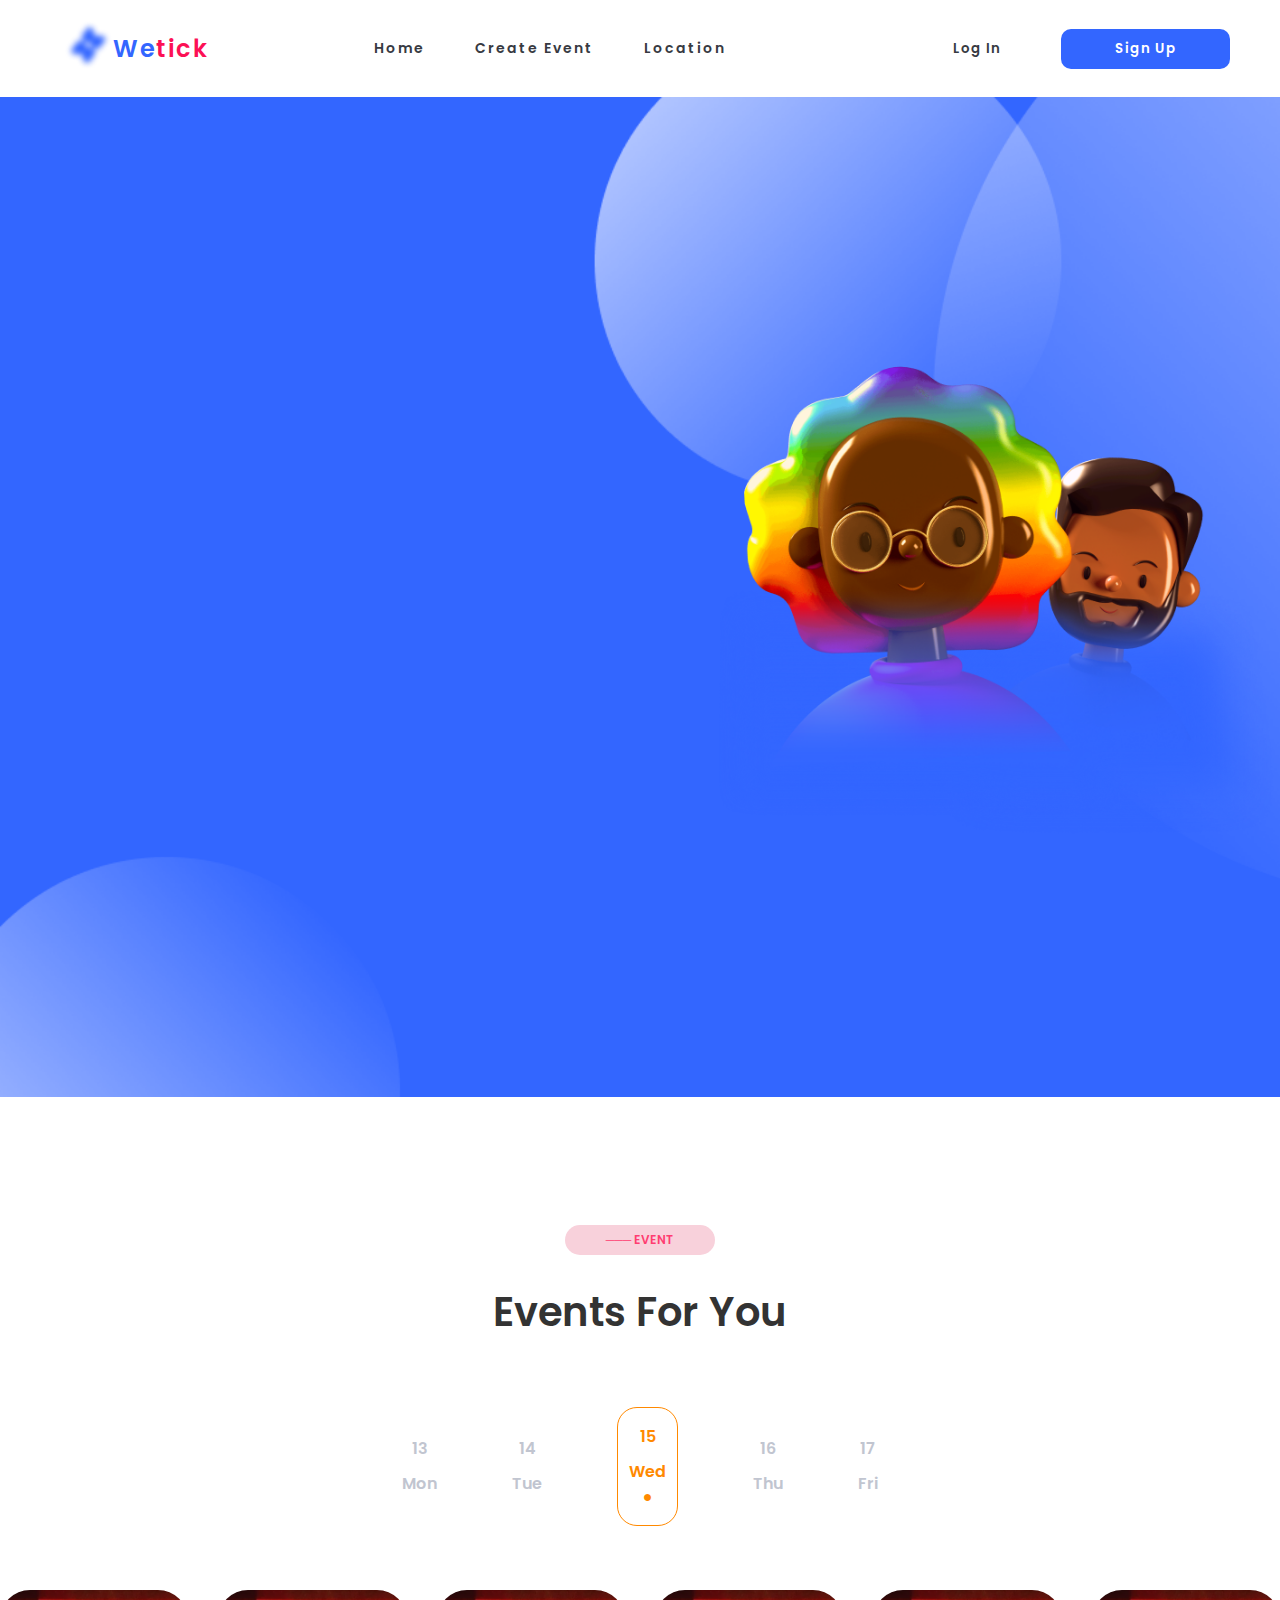
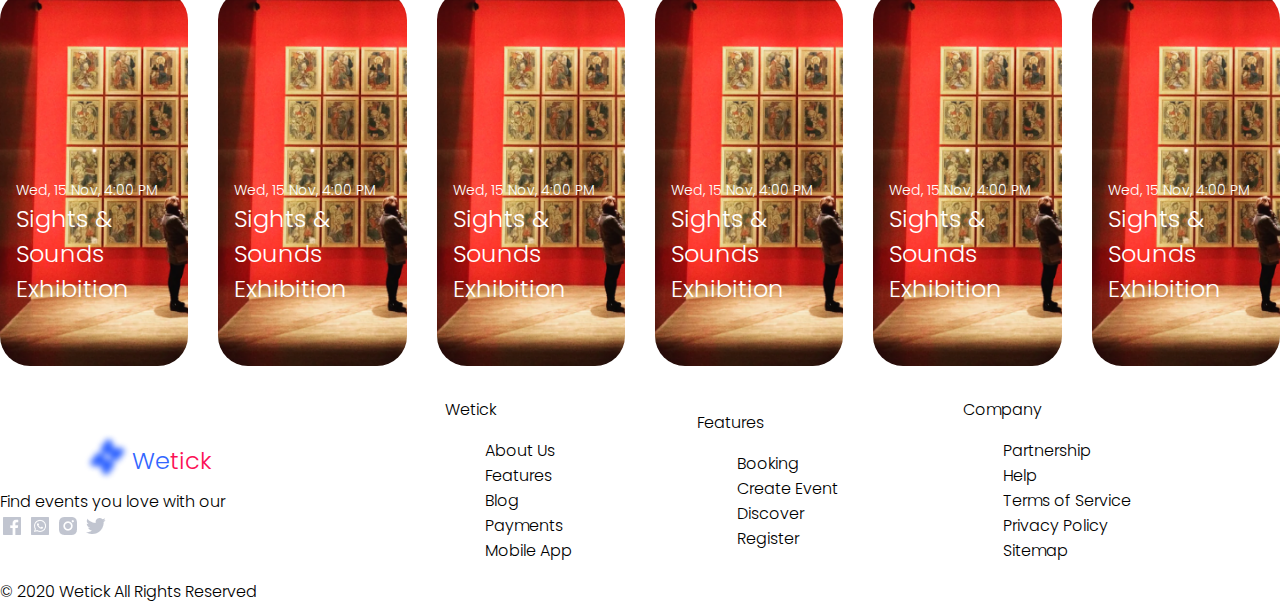
<file: index.html>
<!DOCTYPE html>
<html>
    <head>
        <title>Home</title>
        <link rel="stylesheet" href="./home/asset/css/style.css">
         <style>
            
         </style>
    </head>
    <body>
        <div class="layer1">
            <div class="logo">
                <span><img src="./home/asset/css/icon/Fill.png" alt="Fill" class="fill"></span>
                <span class="we">We</span>
                <span class="tick">tick</span>
            </div>
            <div class="nav">
                <div>
                    <div class="nav-home">Home</div>
                </div>
                <div>Create Event</div>
                <div>Location</div>
            </div>
            <div class="all-button">
                <button type="button" class="button1">Log In</button>
                <button type="button" class="button2">Sign Up</button>
            </div>
        </div>
        <div class="layer2">
            <img src="./home/asset/css/image/Group.png" alt="Group" class="imagegroup">
        </div>
        <div class="layer3">
            <div class="event">
                <div class="event-button">
                    <button type="button" class="button3">───  EVENT</button>
                </div>
                <div class="event-text">
                    <h1 class="event-textchild">Events For You</h1>
                </div>
                <div class="date">
                    <div class="date-child">
                        <div class="date-grandc">13</div>
                        <div>Mon</div>
                    </div>
                    <div class="date-child">
                        <div class="date-grandc">14</div>
                        <div>Tue</div>
                    </div>
                    <div class="date-childsel">
                        <div class="date-grandc">15</div>
                        <div>Wed</div>
                        <div>&#9679</div>
                    </div>
                    <div class="date-child">
                        <div class="date-grandc">16</div>
                        <div>Thu</div>
                    </div>
                    <div class="date-child">
                        <div class="date-grandc">17</div>
                        <div>Fri</div>
                    </div>
                </div>
                <div class="layer3-child2">
                    <div class="event-imglist">
                        <div class="event-imgmot">
                            <img src="./home/asset/css/image/event-img1.png" alt="event-img1" class="event-img1">                      
                            <div class="event-imgdate">
                                <div class="date-list">Wed, 15 Nov, 4:00 PM</div>
                                <div class="tag">Sights & Sounds Exhibition</div>
                            </div>
                        </div>
                    </div>
                    <div class="event-imglist">
                        <div class="event-imgmot">
                            <img src="./home/asset/css/image/event-img1.png" alt="event-img1" class="event-img1">                      
                            <div class="event-imgdate">
                                <div class="date-list">Wed, 15 Nov, 4:00 PM</div>
                                <div class="tag">Sights & Sounds Exhibition</div>
                            </div>
                        </div>
                    </div>
                    <div class="event-imglist">
                        <div class="event-imgmot">
                            <img src="./home/asset/css/image/event-img1.png" alt="event-img1" class="event-img1">                      
                            <div class="event-imgdate">
                                <div class="date-list">Wed, 15 Nov, 4:00 PM</div>
                                <div class="tag">Sights & Sounds Exhibition</div>
                            </div>
                        </div>
                    </div>
                    <div class="event-imglist">
                        <div class="event-imgmot">
                            <img src="./home/asset/css/image/event-img1.png" alt="event-img1" class="event-img1">                      
                            <div class="event-imgdate">
                                <div class="date-list">Wed, 15 Nov, 4:00 PM</div>
                                <div class="tag">Sights & Sounds Exhibition</div>
                            </div>
                        </div>
                    </div>
                    <div class="event-imglist">
                        <div class="event-imgmot">
                            <img src="./home/asset/css/image/event-img1.png" alt="event-img1" class="event-img1">                      
                            <div class="event-imgdate">
                                <div class="date-list">Wed, 15 Nov, 4:00 PM</div>
                                <div class="tag">Sights & Sounds Exhibition</div>
                            </div>
                        </div>
                    </div>
                    <div class="event-imglist">
                        <div class="event-imgmot">
                            <img src="./home/asset/css/image/event-img1.png" alt="event-img1" class="event-img1">                      
                            <div class="event-imgdate">
                                <div class="date-list">Wed, 15 Nov, 4:00 PM</div>
                                <div class="tag">Sights & Sounds Exhibition</div>
                            </div>
                        </div>
                    </div>
                </div>
                <div></div>
            </div>
            <div></div>
            <div></div>
        </div>
        <footer class="layer-footer-1">
            <div class="footer-logo">
                <div class="logo">
                    <span><img src="./home/asset/css/icon/Fill.png" alt="Fill" class="fill"></span>
                    <span class="we">We</span>
                    <span class="tick">tick</span>
                </div>
                <div>Find events you love with our</div>
                <div>
                    <img src="./home/asset/css/icon/vector-fb.png" alt="vector-fb">
                    <img src="./home/asset/css/icon/vector-wa.png" alt="vector-wa">
                    <img src="./home/asset/css/icon/vector-ig.png" alt="vector-ig">
                    <img src="./home/asset/css/icon/vector-twitter.png" alt="vector-twitter">
                </div>
            </div>
            <div class="footer-list">
                <div class="footer-list-child">
                    <div>Wetick</div>
                    <ul>
                        <li>About Us</li>
                        <li>Features</li>
                        <li>Blog</li>
                        <li>Payments</li>
                        <li>Mobile App</li>
                    </ul>
                </div>
                <div class="footer-list-child">
                    <div>Features</div>
                    <ul>
                        <li>Booking</li>
                        <li>Create Event</li>
                        <li>Discover</li>
                        <li>Register</li>
                    </ul>
                </div>
                <div class="footer-list-child">
                    <div>Company</div>
                    <ul>
                        <li>Partnership</li>
                        <li>Help</li>
                        <li>Terms of Service</li>
                        <li>Privacy Policy</li>
                        <li>Sitemap</li>
                    </ul>
                </div>
            </div>
        </footer>
        <footer class="layer-footer-2">
            <div>&copy; 2020 Wetick All Rights Reserved</div>
        </footer>
    </body>
</html>
</file>
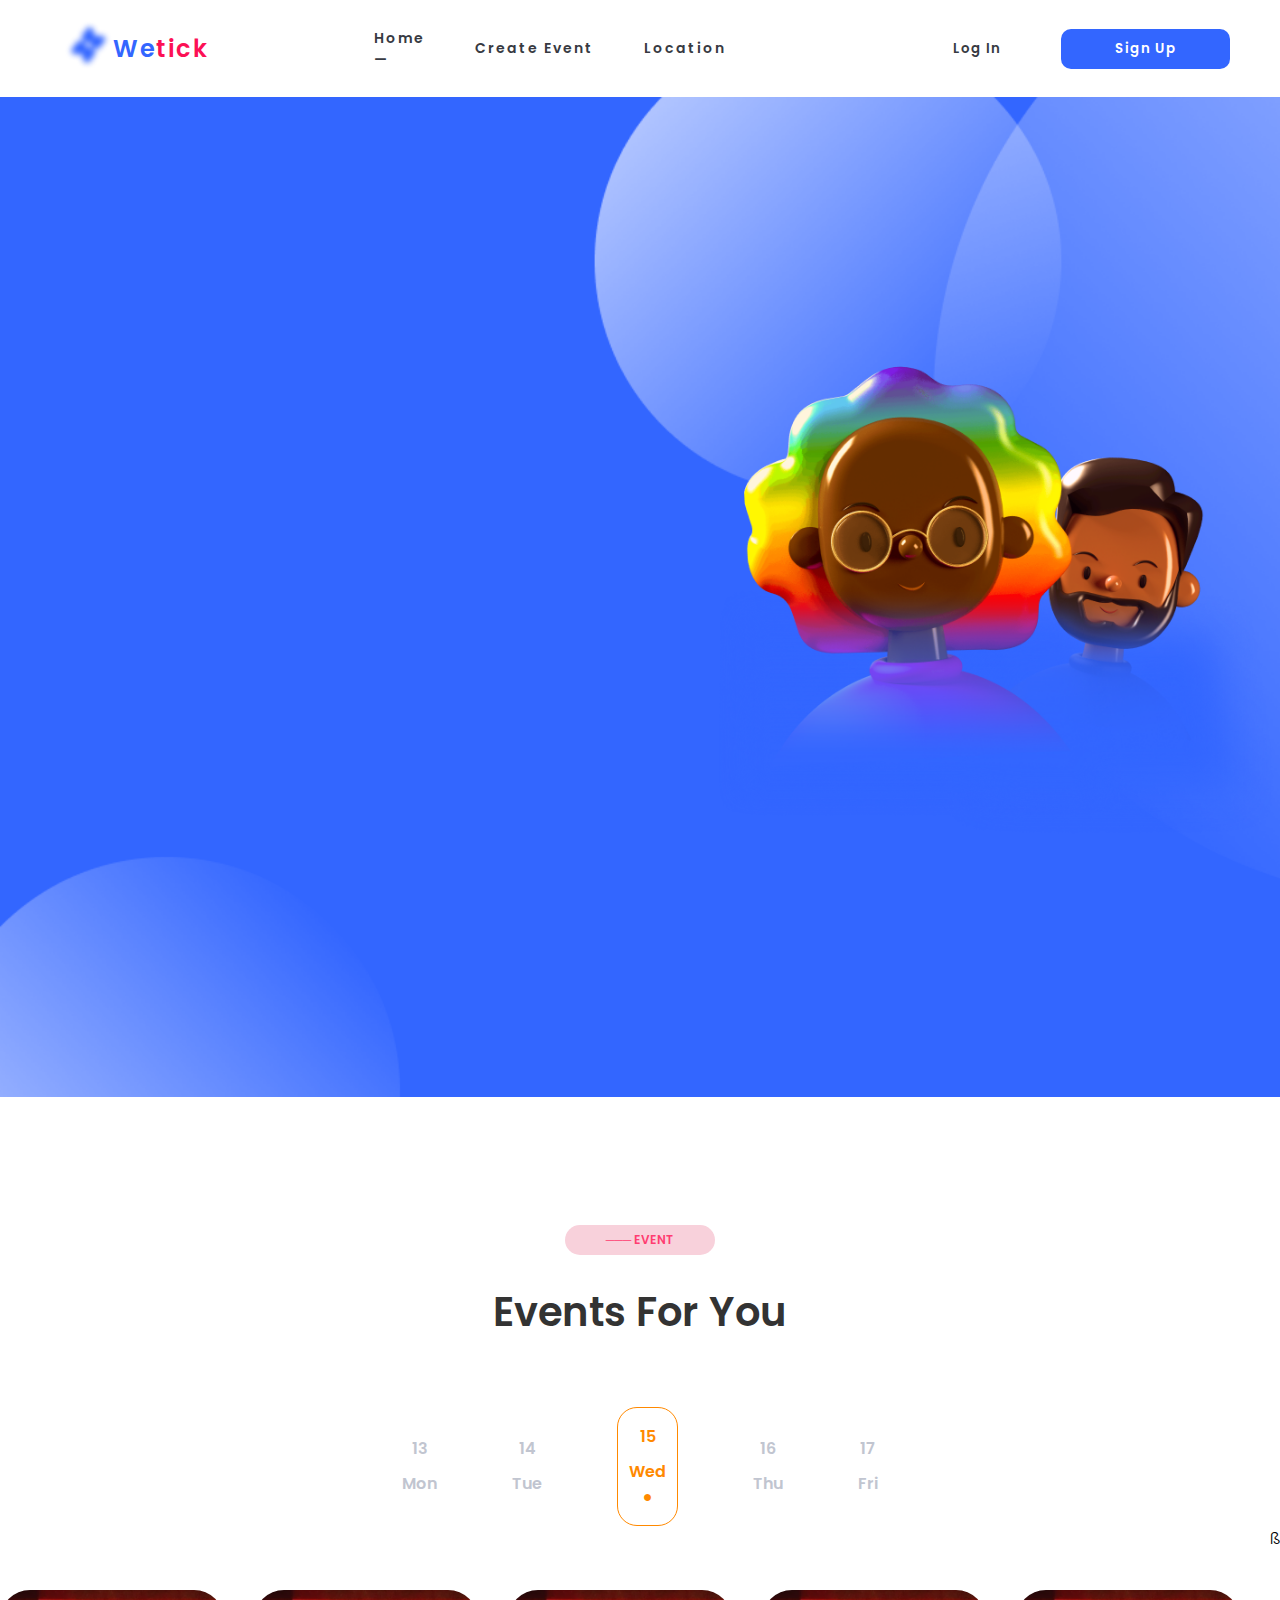
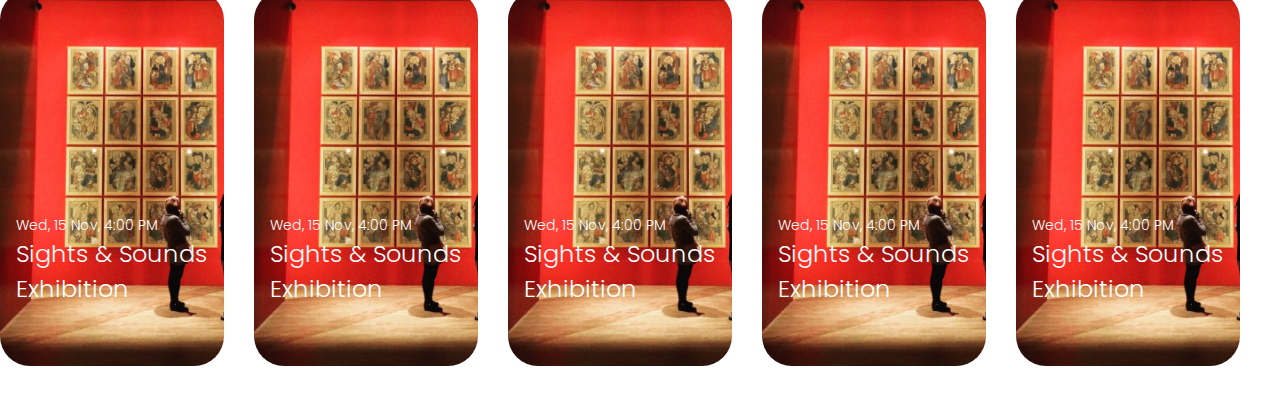
<file: home/index.html>
<!DOCTYPE html>
<html>
    <head>
        <title>Home</title>
        <link rel="stylesheet" href="./asset/css/style.css">
         <style>
            
         </style>
    </head>
    <body>
        <div class="layer1">
            <div class="logo">
                <span><img src="./asset/css/icon/Fill.png" alt="Fill" class="fill"></span>
                <span class="we">We</span>
                <span class="tick">tick</span>
            </div>
            <div class="nav">
                <div>
                    <div class="nav-home">Home</div>
                    <div class="mdash">&#151;</div>
                </div>
                <div>Create Event</div>
                <div>Location</div>
            </div>
            <div class="all-button">
                <button type="button" class="button1">Log In</button>
                <button type="button" class="button2">Sign Up</button>
            </div>
        </div>
        <div class="layer2">
            <img src="./asset/css/image/Group.png" alt="Group" class="imagegroup">
        </div>
        <div class="layer3">
            <div class="event">
                <div class="event-button">
                    <button type="button" class="button3">───  EVENT</button>
                </div>
                <div class="event-text">
                    <h1 class="event-textchild">Events For You</h1>
                </div>
                <div class="date">
                    <div class="date-child">
                        <div class="date-grandc">13</div>
                        <div>Mon</div>
                    </div>
                    <div class="date-child">
                        <div class="date-grandc">14</div>
                        <div>Tue</div>
                    </div>
                    <div class="date-childsel">
                        <div class="date-grandc">15</div>
                        <div>Wed</div>
                        <div>&#9679</div>
                    </div>
                    <div class="date-child">
                        <div class="date-grandc">16</div>
                        <div>Thu</div>
                    </div>
                    <div class="date-child">
                        <div class="date-grandc">17</div>
                        <div>Fri</div>
                    </div>
                </div>
                <div class="layer3-child2">
                    <div class="event-imglist">
                        <div class="event-imgmot">
                            <img src="./asset/css/image/event-img1.png" alt="event-img1" class="event-img1">                      
                            <div class="event-imgdate">
                                <div class="date-list">Wed, 15 Nov, 4:00 PM</div>
                                <div class="tag">Sights & Sounds Exhibition</div>
                            </div>
                        </div>
                    </div>
                    <div class="event-imglist">
                        <div class="event-imgmot">
                            <img src="./asset/css/image/event-img1.png" alt="event-img1" class="event-img1">                      
                            <div class="event-imgdate">
                                <div class="date-list">Wed, 15 Nov, 4:00 PM</div>
                                <div class="tag">Sights & Sounds Exhibition</div>
                            </div>
                        </div>
                    </div>
                    <div class="event-imglist">
                        <div class="event-imgmot">
                            <img src="./asset/css/image/event-img1.png" alt="event-img1" class="event-img1">                      
                            <div class="event-imgdate">
                                <div class="date-list">Wed, 15 Nov, 4:00 PM</div>
                                <div class="tag">Sights & Sounds Exhibition</div>
                            </div>
                        </div>
                    </div>
                    <div class="event-imglist">
                        <div class="event-imgmot">
                            <img src="./asset/css/image/event-img1.png" alt="event-img1" class="event-img1">                      
                            <div class="event-imgdate">
                                <div class="date-list">Wed, 15 Nov, 4:00 PM</div>
                                <div class="tag">Sights & Sounds Exhibition</div>
                            </div>
                        </div>
                    </div>
                    <div class="event-imglist">
                        <div class="event-imgmot">
                            <img src="./asset/css/image/event-img1.png" alt="event-img1" class="event-img1">                      
                            <div class="event-imgdate">
                                <div class="date-list">Wed, 15 Nov, 4:00 PM</div>
                                <div class="tag">Sights & Sounds Exhibition</div>
                            </div>
                        </div>
                    </div>
                    ß
                </div>
                <div></div>
            </div>
            <div></div>
            <div></div>
        </div>
    </body>
</html>
</file>
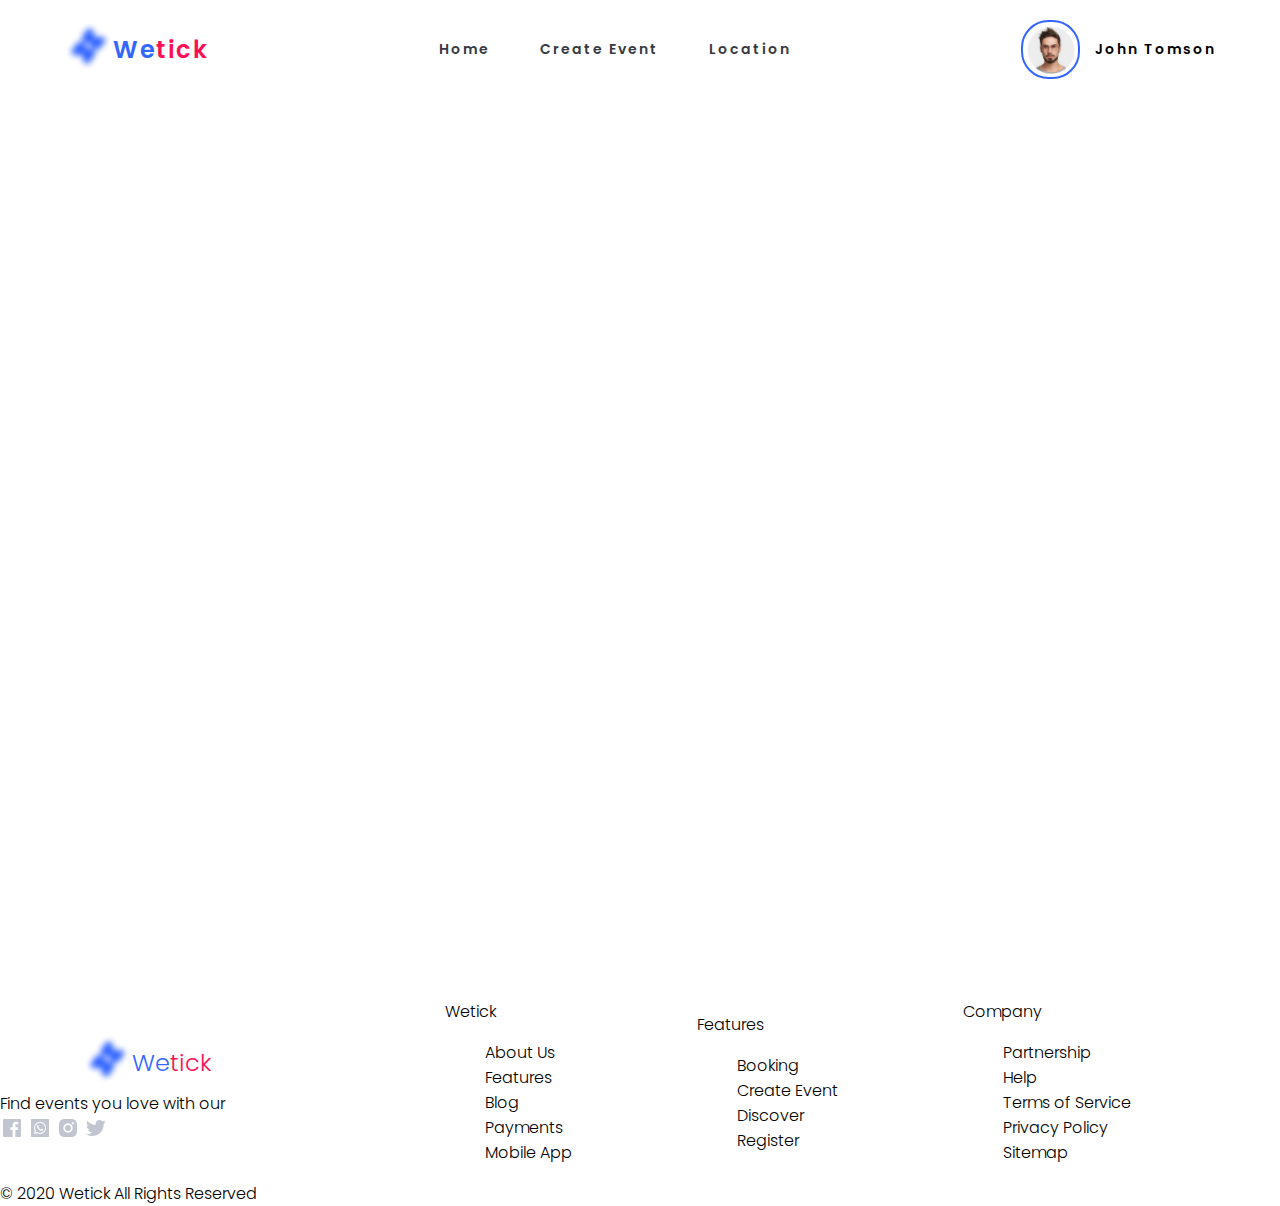
<file: booking.html>
<!DOCTYPE html>
<html>
  <head>
    <title>Profile</title>
    <meta name="viewport" content="width=device-width, initial-scale=1.0">
    <link rel="stylesheet" href="./home/asset/css/style.css">
  </head>
  <body>
    <div class="layer1">
      <div class="logo">
          <span><img src="./home/asset/css/icon/Fill.png" alt="Fill" class="fill"></span>
          <span class="we">We</span>
          <span class="tick">tick</span>
      </div>
      <div class="nav">
          <div>
              <div class="nav-home">Home</div>
          </div>
          <div>Create Event</div>
          <div>Location</div>
      </div>
      <div class="profile">
          <div class="profile-img">
              <img src="./home/asset/css/icon/profile.png" alt="profile" class="img-profile">
          </div>
          <div class="john">John Tomson</div>
      </div>
    </div>
    <div class="event-layer2">
      <div class="event-parent">
          <div>
            <div></div>
            <div></div>
          </div>
          <div></div>
      </div>
  </div>
  <div class="empty-container"></div>
  </body>
  <footer class="layer-footer-1">
    <div class="footer-logo">
        <div class="logo">
            <span><img src="./home/asset/css/icon/Fill.png" alt="Fill" class="fill"></span>
            <span class="we">We</span>
            <span class="tick">tick</span>
        </div>
        <div>Find events you love with our</div>
        <div>
            <img src="./home/asset/css/icon/vector-fb.png" alt="vector-fb">
            <img src="./home/asset/css/icon/vector-wa.png" alt="vector-wa">
            <img src="./home/asset/css/icon/vector-ig.png" alt="vector-ig">
            <img src="./home/asset/css/icon/vector-twitter.png" alt="vector-twitter">
        </div>
    </div>
    <div class="footer-list">
        <div class="footer-list-child">
            <div>Wetick</div>
            <ul>
                <li>About Us</li>
                <li>Features</li>
                <li>Blog</li>
                <li>Payments</li>
                <li>Mobile App</li>
            </ul>
        </div>
        <div class="footer-list-child">
            <div>Features</div>
            <ul>
                <li>Booking</li>
                <li>Create Event</li>
                <li>Discover</li>
                <li>Register</li>
            </ul>
        </div>
        <div class="footer-list-child">
            <div>Company</div>
            <ul>
                <li>Partnership</li>
                <li>Help</li>
                <li>Terms of Service</li>
                <li>Privacy Policy</li>
                <li>Sitemap</li>
            </ul>
        </div>
    </div>
</footer>
<footer class="layer-footer-2">
    <div>&copy; 2020 Wetick All Rights Reserved</div>
</footer>
</html>
</file>
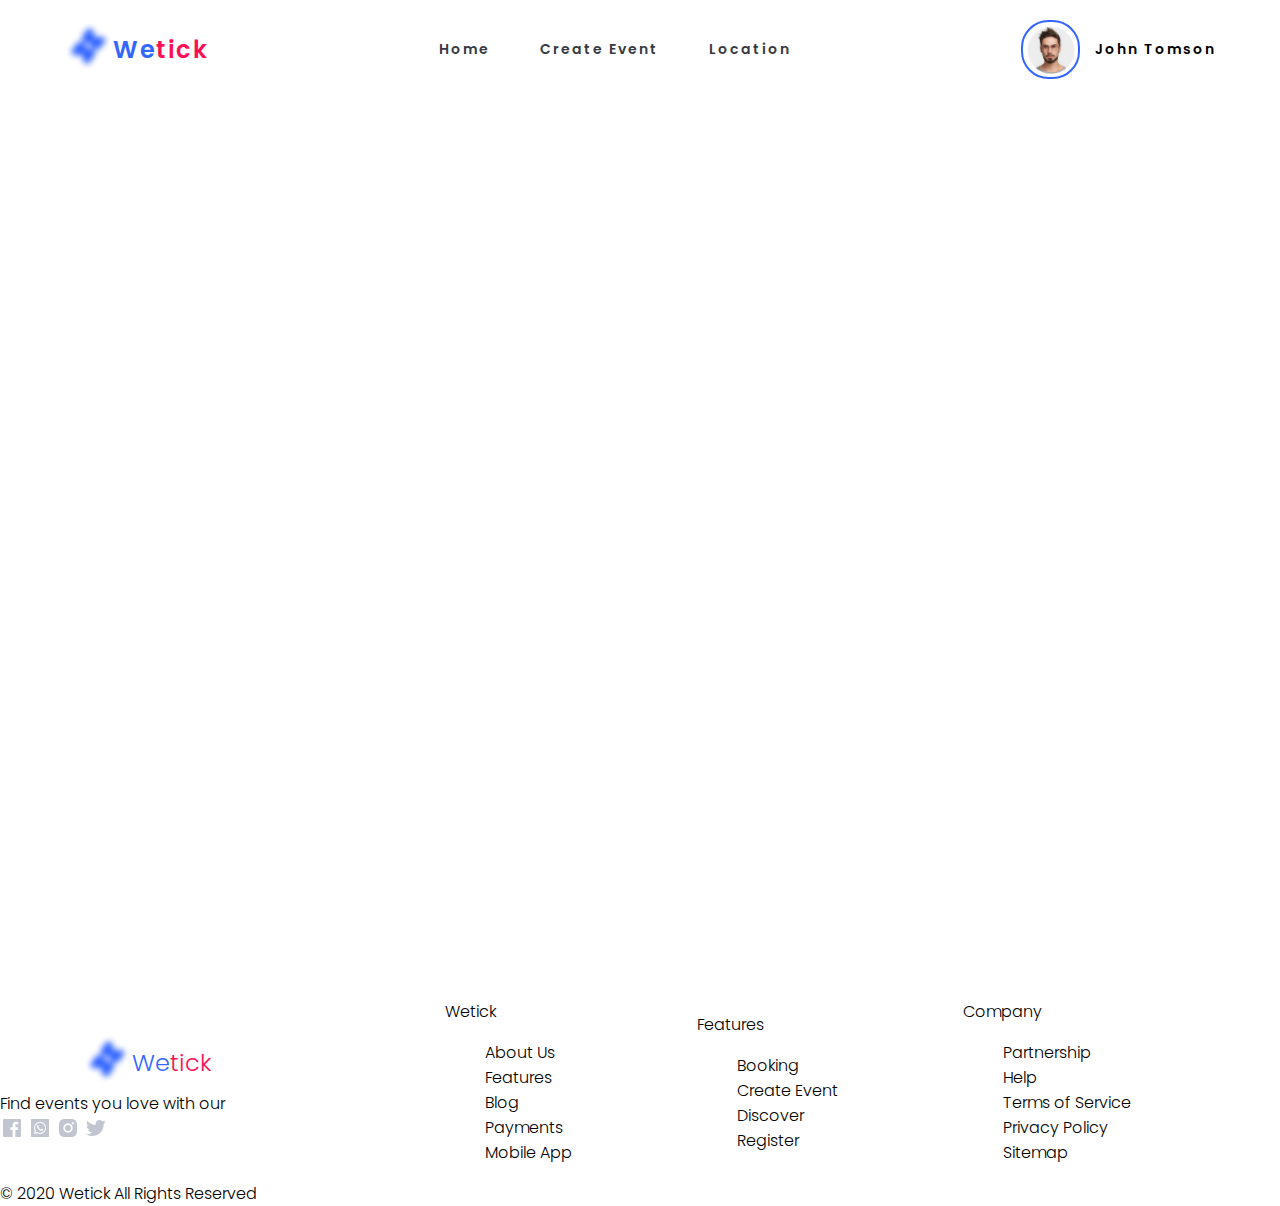
<file: event.html>
<!DOCTYPE html>
<html>
  <head>
    <title>Event</title>
    <link rel="stylesheet" href="./home/asset/css/style.css">
  </head>
  <body>
    <div class="layer1">
      <div class="logo">
          <span><img src="./home/asset/css/icon/Fill.png" alt="Fill" class="fill"></span>
          <span class="we">We</span>
          <span class="tick">tick</span>
      </div>
      <div class="nav">
          <div>
              <div class="nav-home">Home</div>
          </div>
          <div>Create Event</div>
          <div>Location</div>
      </div>
      <div class="profile">
          <div class="profile-img">
              <img src="./home/asset/css/icon/profile.png" alt="profile" class="img-profile">
          </div>
          <div class="john">John Tomson</div>
      </div>
    </div>
    <div class="event-layer2">
      <div class="event-parent">
          <div>
            <div></div>
            <div></div>
          </div>
          <div></div>
      </div>
  </div>
  <div class="empty-container"></div>
  </body>
  <footer class="layer-footer-1">
    <div class="footer-logo">
        <div class="logo">
            <span><img src="./home/asset/css/icon/Fill.png" alt="Fill" class="fill"></span>
            <span class="we">We</span>
            <span class="tick">tick</span>
        </div>
        <div>Find events you love with our</div>
        <div>
            <img src="./home/asset/css/icon/vector-fb.png" alt="vector-fb">
            <img src="./home/asset/css/icon/vector-wa.png" alt="vector-wa">
            <img src="./home/asset/css/icon/vector-ig.png" alt="vector-ig">
            <img src="./home/asset/css/icon/vector-twitter.png" alt="vector-twitter">
        </div>
    </div>
    <div class="footer-list">
        <div class="footer-list-child">
            <div>Wetick</div>
            <ul>
                <li>About Us</li>
                <li>Features</li>
                <li>Blog</li>
                <li>Payments</li>
                <li>Mobile App</li>
            </ul>
        </div>
        <div class="footer-list-child">
            <div>Features</div>
            <ul>
                <li>Booking</li>
                <li>Create Event</li>
                <li>Discover</li>
                <li>Register</li>
            </ul>
        </div>
        <div class="footer-list-child">
            <div>Company</div>
            <ul>
                <li>Partnership</li>
                <li>Help</li>
                <li>Terms of Service</li>
                <li>Privacy Policy</li>
                <li>Sitemap</li>
            </ul>
        </div>
    </div>
</footer>
<footer class="layer-footer-2">
    <div>&copy; 2020 Wetick All Rights Reserved</div>
</footer>
</html>
</file>
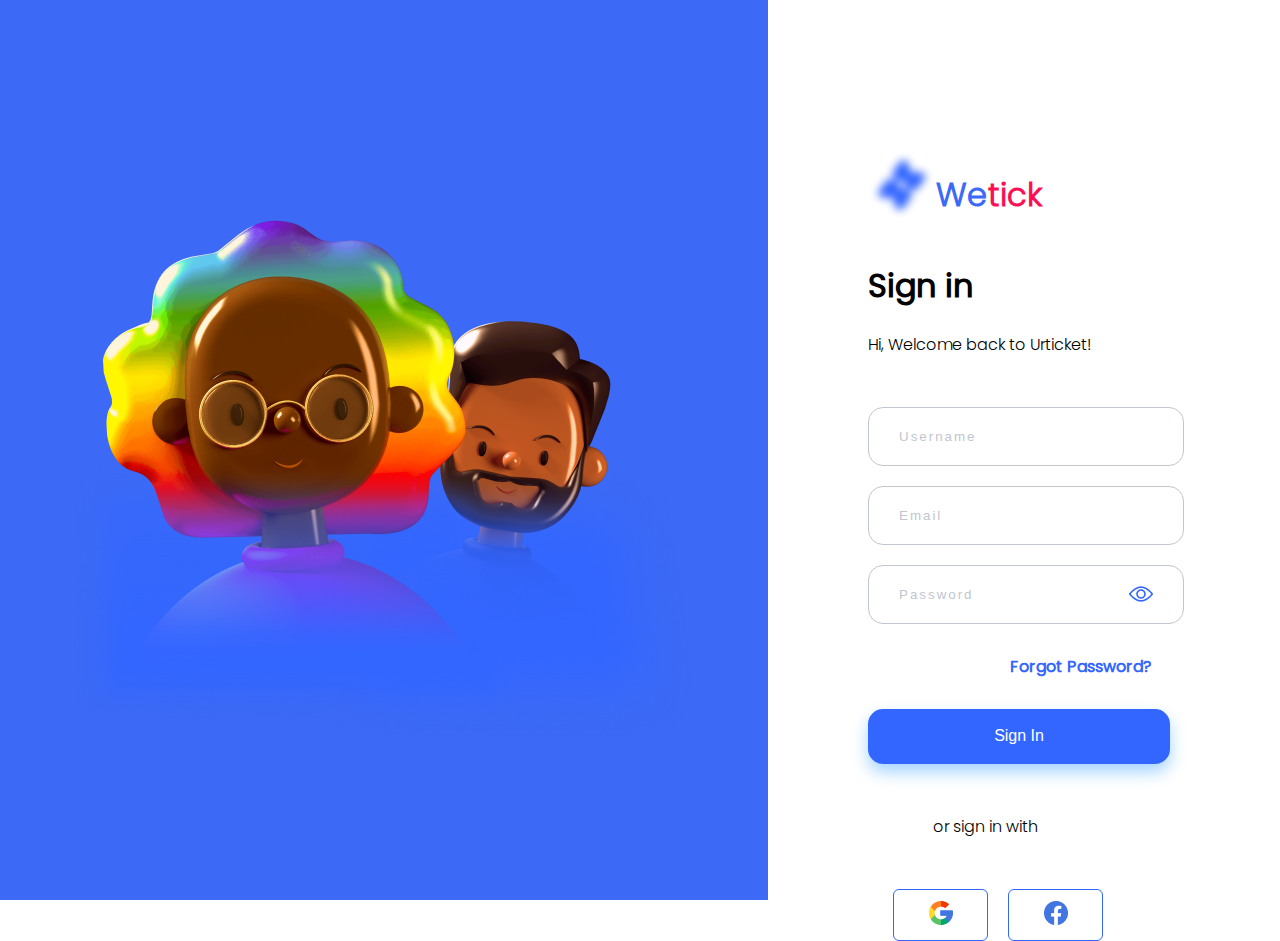
<file: login.html>
<!DOCTYPE html>
<html lang="en">
    <head>
        <meta charset="UTF-8">
        <meta name="viewport" content="width=device-width, initial-scale=1.0">
        <title>Login</title>
        <link rel="stylesheet" href="./login/asset/css/login.css">
    </head>
    <body>
        <div class="all">
            <div class="left">
                <div class="image"><img src="./login/asset/css/image/Group.png" alt="Group"></div>
            </div>
            <div class="right">
                <div class="image1">
                    <div><img src="./login/asset/css/icon/fill.png" alt="fill"></div>
                    <div class="head">
                        <h1 class="we">We</h1>
                        <h1 class="tick">tick</h1>
                    </div>
                </div>
                <div class="head1"><h1>Sign in</h1></div>
                <div class="head2">Hi, Welcome back to Urticket!</div>
                <form onsubmit="processData(event)">
                    <div class="input">
                        <input type="text" name="username" class="username" placeholder="Username">
                    </div>
                    <div class="input">
                        <input type="email" name="email" class="email" placeholder="Email">
                    </div>
                    <div class="input">
                        <input type="password" name="password" class="password" placeholder="Password">
                    </div>
                    <div class="forgot"><a href="url" target="_blank" class="link1">Forgot Password?</a></div>
                    <div class="button-sign">
                        <button class="button1" type="submit">Sign In</button>
                    </div>
                </form>
                <div class="or">or sign in with</div>
                <div class="buttonimg">
                    <div>
                        <button class="button2" type="button"><img src="./login/asset/css/icon/google.png" alt="google"></button>
                    </div>
                    <div>
                        <button class="button3" type="button"><img src="./login/asset/css/icon/fb.png" alt="fb"></button>
                    </div>
                </div>
            </div>
        </div>
        <script src="./login/asset/js/login.js"></script>
    </body>
</html>
</file>
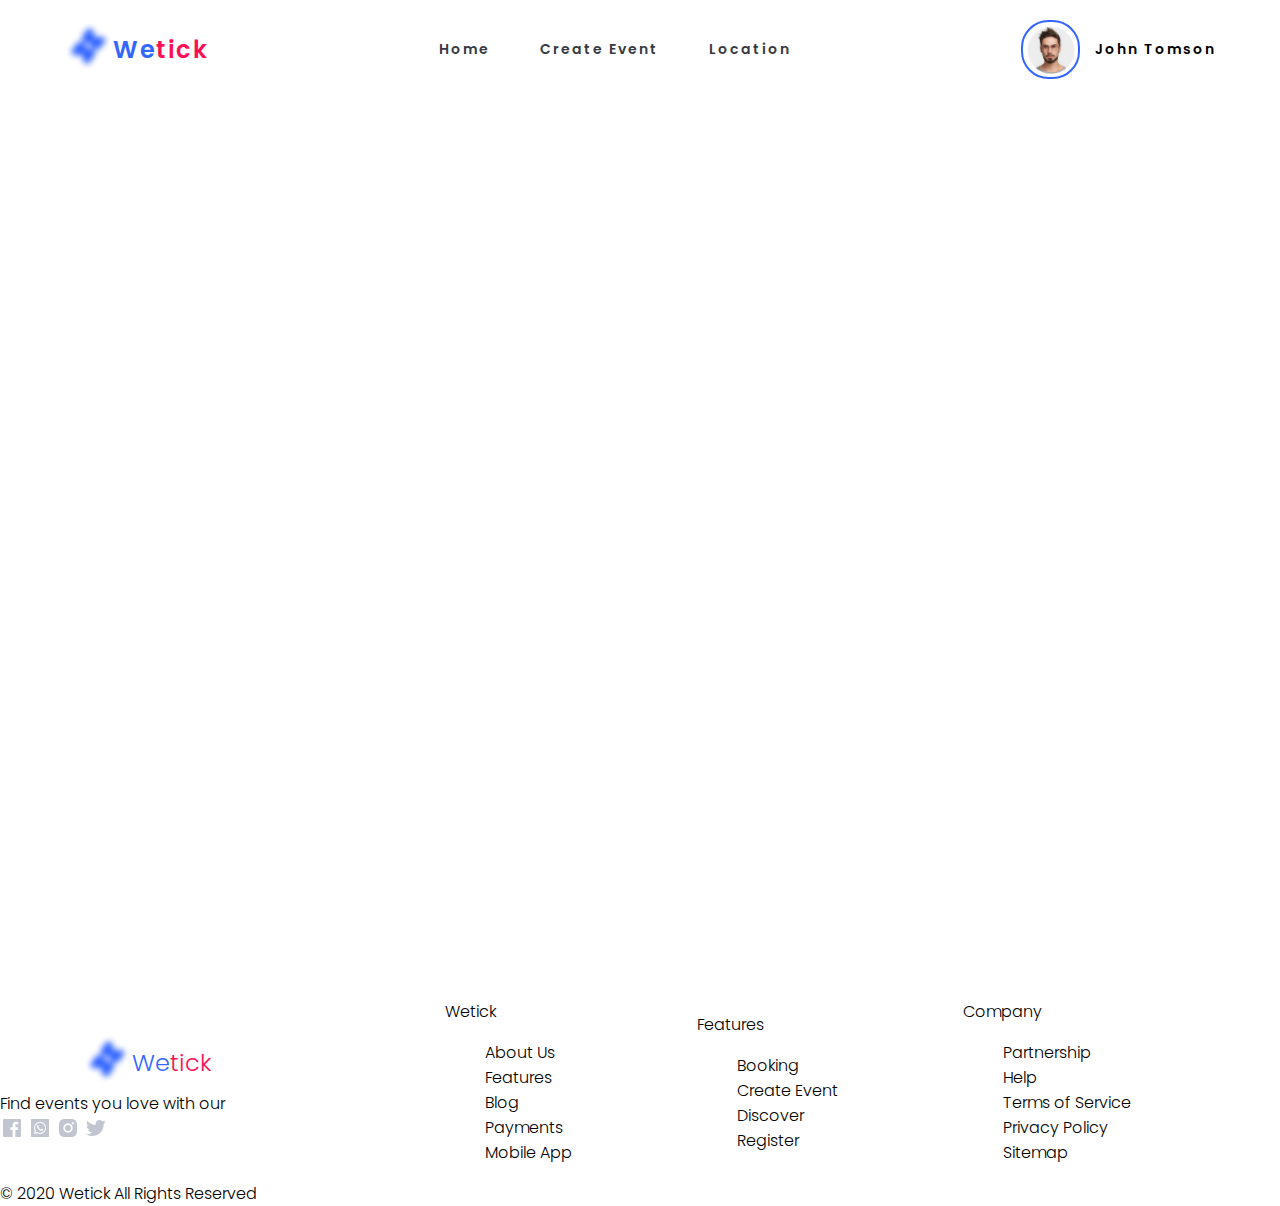
<file: payment.html>
<!DOCTYPE html>
<html>
  <head>
    <title>Profile</title>
    <meta name="viewport" content="width=device-width, initial-scale=1.0">
    <link rel="stylesheet" href="./home/asset/css/style.css">
  </head>
  <body>
    <div class="layer1">
      <div class="logo">
          <span><img src="./home/asset/css/icon/Fill.png" alt="Fill" class="fill"></span>
          <span class="we">We</span>
          <span class="tick">tick</span>
      </div>
      <div class="nav">
          <div>
              <div class="nav-home">Home</div>
          </div>
          <div>Create Event</div>
          <div>Location</div>
      </div>
      <div class="profile">
          <div class="profile-img">
              <img src="./home/asset/css/icon/profile.png" alt="profile" class="img-profile">
          </div>
          <div class="john">John Tomson</div>
      </div>
    </div>
    <div class="event-layer2">
      <div class="event-parent">
          <div>
            <div></div>
            <div></div>
          </div>
          <div></div>
      </div>
    </div>
    <div class="empty-container"></div>
  </body>
  <footer class="layer-footer-1">
    <div class="footer-logo">
        <div class="logo">
            <span><img src="./home/asset/css/icon/Fill.png" alt="Fill" class="fill"></span>
            <span class="we">We</span>
            <span class="tick">tick</span>
        </div>
        <div>Find events you love with our</div>
        <div>
            <img src="./home/asset/css/icon/vector-fb.png" alt="vector-fb">
            <img src="./home/asset/css/icon/vector-wa.png" alt="vector-wa">
            <img src="./home/asset/css/icon/vector-ig.png" alt="vector-ig">
            <img src="./home/asset/css/icon/vector-twitter.png" alt="vector-twitter">
        </div>
    </div>
    <div class="footer-list">
        <div class="footer-list-child">
            <div>Wetick</div>
            <ul>
                <li>About Us</li>
                <li>Features</li>
                <li>Blog</li>
                <li>Payments</li>
                <li>Mobile App</li>
            </ul>
        </div>
        <div class="footer-list-child">
            <div>Features</div>
            <ul>
                <li>Booking</li>
                <li>Create Event</li>
                <li>Discover</li>
                <li>Register</li>
            </ul>
        </div>
        <div class="footer-list-child">
            <div>Company</div>
            <ul>
                <li>Partnership</li>
                <li>Help</li>
                <li>Terms of Service</li>
                <li>Privacy Policy</li>
                <li>Sitemap</li>
            </ul>
        </div>
    </div>
</footer>
<footer class="layer-footer-2">
    <div>&copy; 2020 Wetick All Rights Reserved</div>
</footer>
</html>
</file>
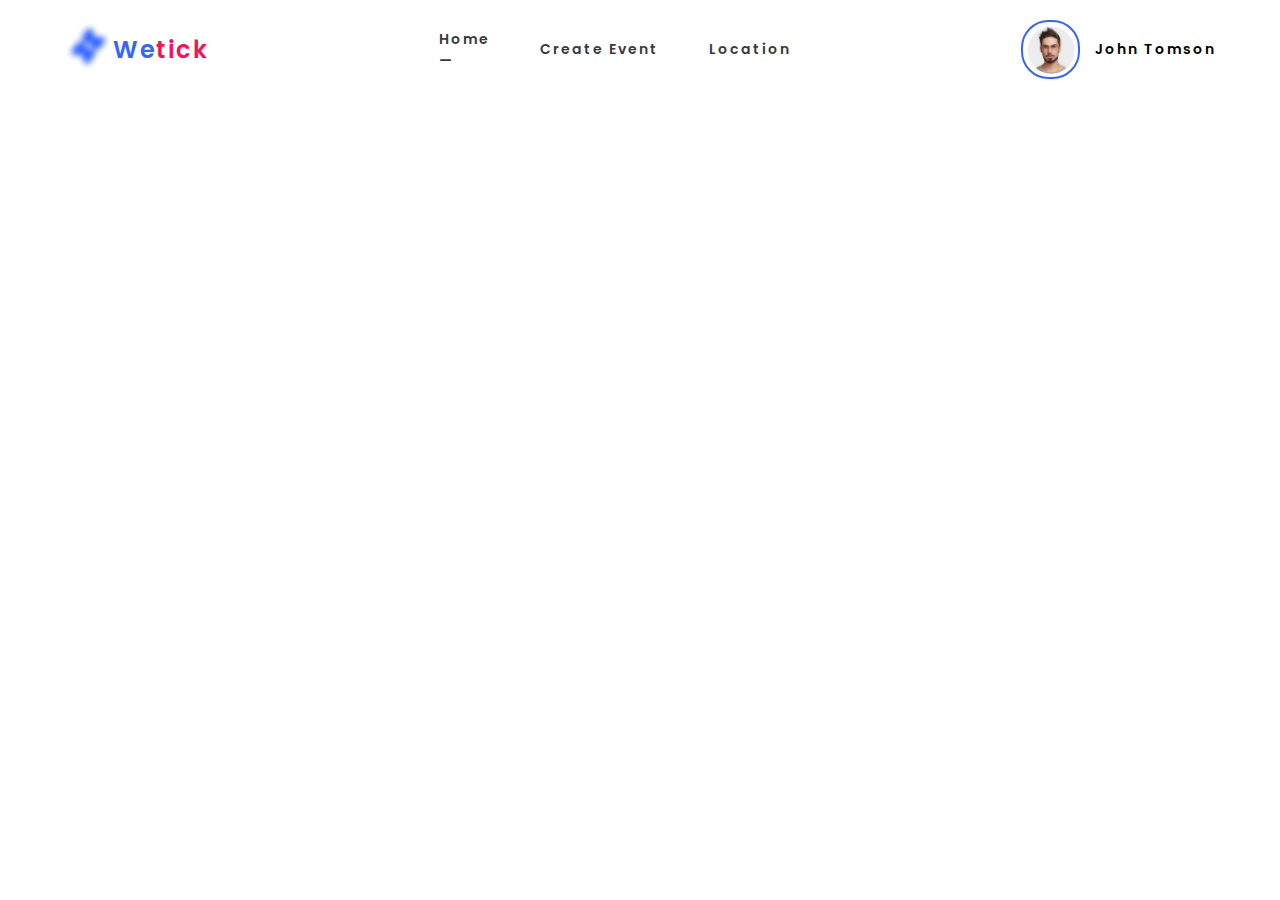
<file: home/event.html>
<!DOCTYPE html>
<html>
  <head>
    <title>Event</title>
    <link rel="stylesheet" href="./asset/css/style.css">
  </head>
  <body>
    <div class="layer1">
      <div class="logo">
          <span><img src="./asset/css/icon/Fill.png" alt="Fill" class="fill"></span>
          <span class="we">We</span>
          <span class="tick">tick</span>
      </div>
      <div class="nav">
          <div>
              <div class="nav-home">Home</div>
              <div class="mdash">&#151;</div>
          </div>
          <div>Create Event</div>
          <div>Location</div>
      </div>
      <div class="profile">
          <div class="profile-img">
              <img src="./asset/css/icon/profile.png" alt="profile" class="img-profile">
          </div>
          <div class="john">John Tomson</div>
      </div>
    </div>
    <div class="event-layer2">
      <div class="event-parent">
          <div>
            <div></div>
            <div></div>
          </div>
          <div></div>
      </div>
  </div>
  </body>
</html>
</file>
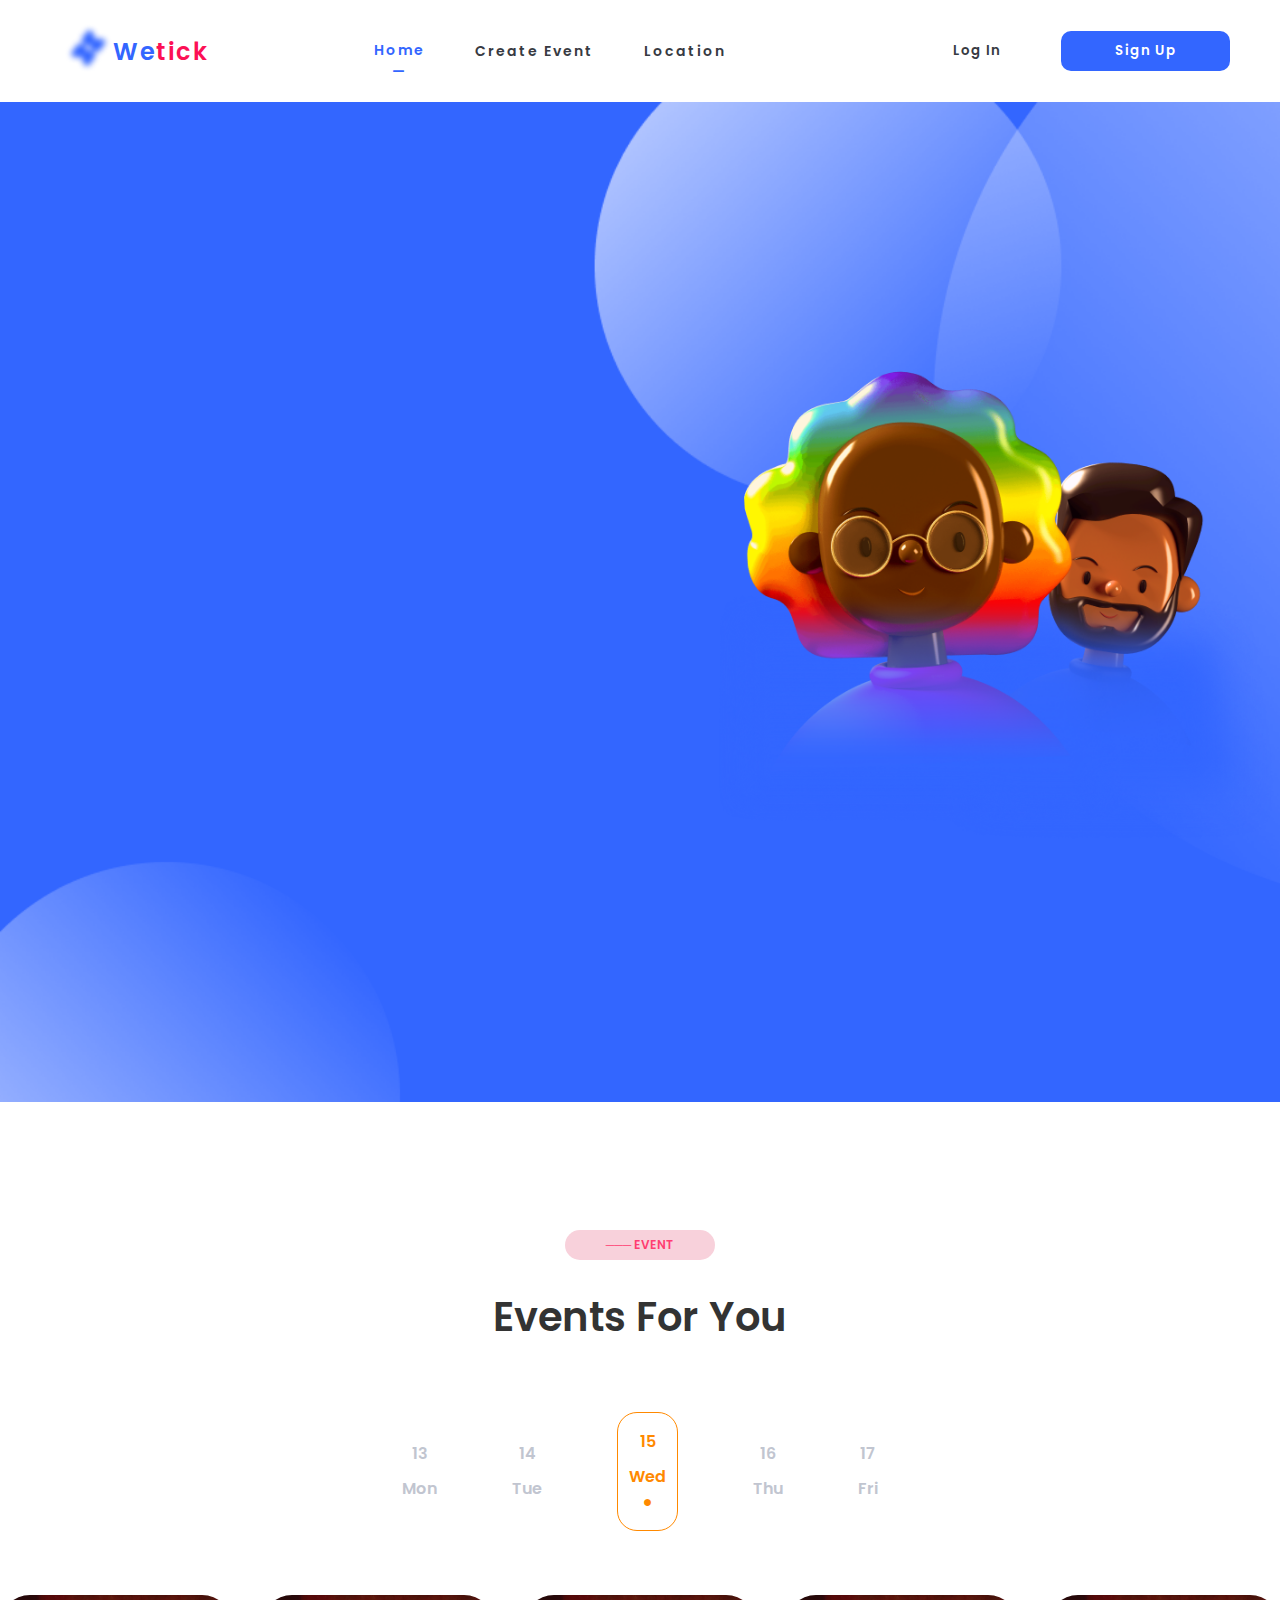
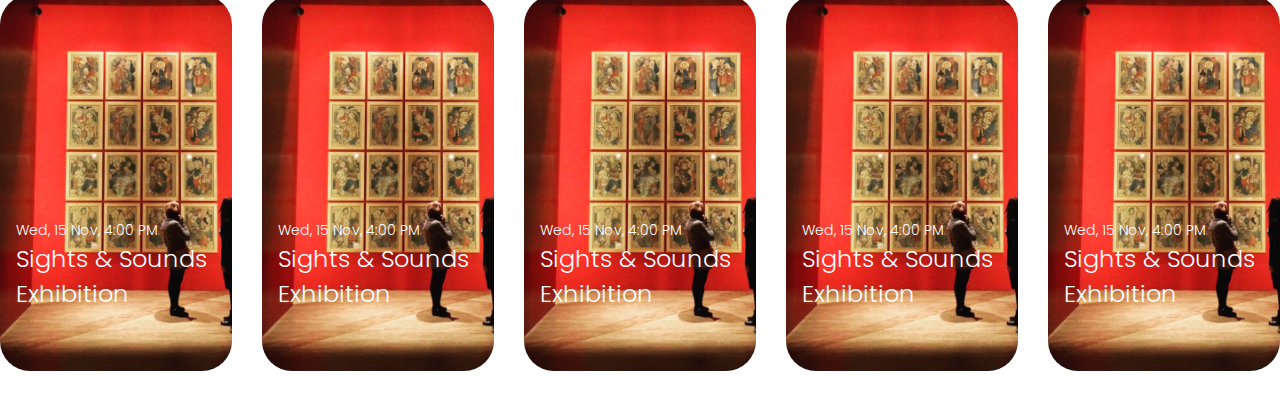
<file: home/home.html>
<!DOCTYPE html>
<html>
    <head>
        <title>Home</title>
        <link rel="stylesheet" href="style.css">
         <style>
            
         </style>
    </head>
    <body>
        <div class="layer1">
            <div class="logo">
                <span><img src="./asset/image/Fill.png" alt="Fill" class="fill"></span>
                <span class="we">We</span>
                <span class="tick">tick</span>
            </div>
            <div class="nav">
                <div>
                    <div class="nav-home">Home</div>
                    <div class="mdash">&#151;</div>
                </div>
                <div>Create Event</div>
                <div>Location</div>
            </div>
            <div class="all-button">
                <button type="button" class="button1">Log In</button>
                <button type="button" class="button2">Sign Up</button>
            </div>
        </div>
        <div class="layer2">
            <img src="./asset/image/Group.png" alt="Group" class="imagegroup">
        </div>
        <div class="layer3">
            <div class="event">
                <div class="event-button">
                    <button type="button" class="button3">───  EVENT</button>
                </div>
                <div class="event-text">
                    <h1 class="event-textchild">Events For You</h1>
                </div>
                <div class="date">
                    <div class="date-child">
                        <div class="date-grandc">13</div>
                        <div>Mon</div>
                    </div>
                    <div class="date-child">
                        <div class="date-grandc">14</div>
                        <div>Tue</div>
                    </div>
                    <div class="date-childsel">
                        <div class="date-grandc">15</div>
                        <div>Wed</div>
                        <div>&#9679</div>
                    </div>
                    <div class="date-child">
                        <div class="date-grandc">16</div>
                        <div>Thu</div>
                    </div>
                    <div class="date-child">
                        <div class="date-grandc">17</div>
                        <div>Fri</div>
                    </div>
                </div>
                <div class="layer3-child2">
                    <div class="event-imglist">
                        <div class="event-imgmot">
                            <img src="./asset/image/event-img1.png" alt="event-img1" class="event-img1">                      
                            <div class="event-imgdate">
                                <div class="date-list">Wed, 15 Nov, 4:00 PM</div>
                                <div class="tag">Sights & Sounds Exhibition</div>
                            </div>
                        </div>
                    </div>
                    <div class="event-imglist">
                        <div class="event-imgmot">
                            <img src="./asset/image/event-img1.png" alt="event-img1" class="event-img1">                      
                            <div class="event-imgdate">
                                <div class="date-list">Wed, 15 Nov, 4:00 PM</div>
                                <div class="tag">Sights & Sounds Exhibition</div>
                            </div>
                        </div>
                    </div>
                    <div class="event-imglist">
                        <div class="event-imgmot">
                            <img src="./asset/image/event-img1.png" alt="event-img1" class="event-img1">                      
                            <div class="event-imgdate">
                                <div class="date-list">Wed, 15 Nov, 4:00 PM</div>
                                <div class="tag">Sights & Sounds Exhibition</div>
                            </div>
                        </div>
                    </div>
                    <div class="event-imglist">
                        <div class="event-imgmot">
                            <img src="./asset/image/event-img1.png" alt="event-img1" class="event-img1">                      
                            <div class="event-imgdate">
                                <div class="date-list">Wed, 15 Nov, 4:00 PM</div>
                                <div class="tag">Sights & Sounds Exhibition</div>
                            </div>
                        </div>
                    </div>
                    <div class="event-imglist">
                        <div class="event-imgmot">
                            <img src="./asset/image/event-img1.png" alt="event-img1" class="event-img1">                      
                            <div class="event-imgdate">
                                <div class="date-list">Wed, 15 Nov, 4:00 PM</div>
                                <div class="tag">Sights & Sounds Exhibition</div>
                            </div>
                        </div>
                    </div>
                </div>
                <div></div>
            </div>
            <div></div>
            <div></div>
        </div>
    </body>
</html>
</file>
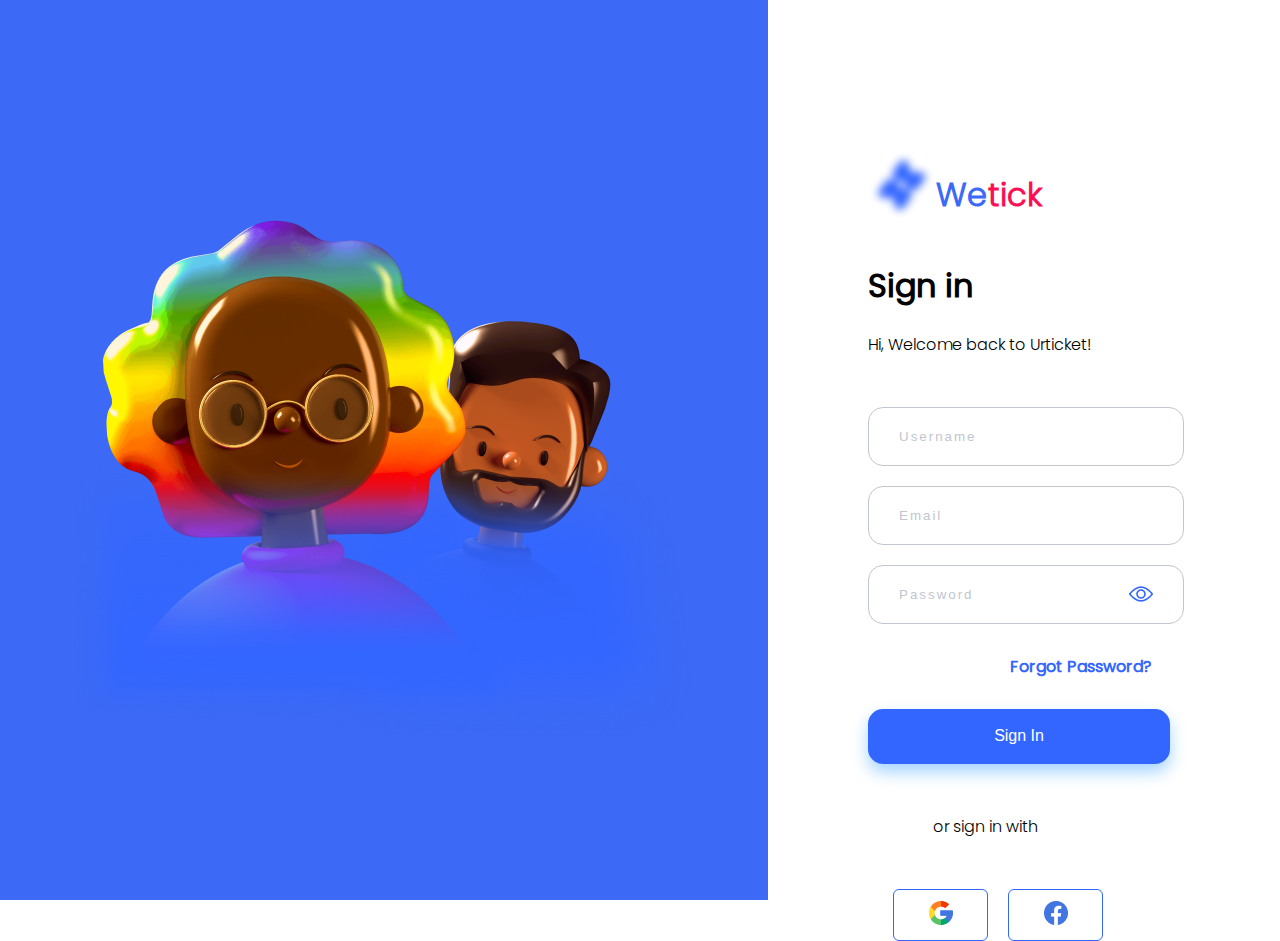
<file: login/login.html>
<!DOCTYPE html>
<html>
    <head>
        <meta name="viewport" content="width=device-width, initial-scale=1.0">
        <title>Login</title>
        <link rel="stylesheet" href="./asset/css/login.css">
    </head>
    <body>
        <div class="all">
            <div class="left">
                <div class="image"><img src="./asset/css/image/Group.png" alt="Group"></div>
            </div>
            <div class="right">
                <div class="image1">
                    <div><img src="./asset/css/icon/fill.png" alt="fill"></div>
                    <div class="head">
                        <h1 class="we">We</h1>
                        <h1 class="tick">tick</h1>
                    </div>
                </div>
                <div class="head1"><h1>Sign in</h1></div>
                <div class="head2">Hi, Welcome back to Urticket!</div>
                <div class="input">
                    <input type="text" class="username" placeholder="Username">
                </div>
                <div class="input">
                    <input type="email" class="email" placeholder="Email">
                </div>
                <div class="input">
                    <input type="password" class="password" placeholder="Password">
                </div>
                <div class="forgot"><a href="url" target="_blank" class="link1">Forgot Password?</a></div>
                <div class="button-sign">
                    <button class="button1" type="button">Sign In</button>
                </div>
                <div class="or">or sign in with</div>
                <div class="buttonimg">
                    <div>
                        <button class="button2" type="button"><img src="./asset/css/icon/google.png" alt="google"></button>
                    </div>
                    <div>
                        <button class="button3" type="button"><img src="./asset/css/icon/fb.png" alt="fb"></button>
                    </div>
                </div>
            </div>
        </div>
    </body>
</html>
</file>
<file: home/asset/css/style.css>
/* HOME */
@font-face {
    font-family: poppins;
    src: url(./font/Poppins-Light.ttf);
}
@font-face {
    font-family: poppins-reg;
    src: url(./font/Poppins-Regular.ttf);
}
@font-face {
    font-family: poppins-semibold;
    src: url(./font/Poppins-SemiBold.ttf);
}
body {
    font-family: poppins;
    margin: 0;
}
.layer1 {
    display: flex;
    justify-content: space-between;
    font-family: poppins-semibold;
    letter-spacing: 2px;
    padding: 20px 0;
}
.fill {
    height: 50px;
}
.layer1 .logo {
    display: flex;
    align-items: center;
    margin-left: 5%;
}
.we {
    color: #3366FF;
    font-size: 24px;
}
.tick {
    color: #FC1055;
    font-size: 24px;
}
.nav {
    display: flex;
    gap: 50px;
    align-items: center;
    color: #373A42;
    font-size: 14px;
}
.nav .nav-home {   
    display: flex;
}
.all-button {
    display: flex;
    align-items: center;
    justify-content: center;
}
.all-button .button1, .all-button .button2 {
    height: 40px;
    font-family: poppins-semibold;
    width: 169px;
    letter-spacing: 1px;
}
.all-button .button1 {
    color: #373A42;
    background: transparent;
    border: none;
}
.all-button .button2 {
    margin-right: 50px;
    color: white;
    border: none;
    border-radius: 10px;
    background-color: #3366FF;
}
.layer2 {
    background-color: #3366FF;
    display: flex;
    height: 1000px;
    align-items: center;
    justify-content: end;
    background-image: url(./image/group-ellipse.png);
    background-repeat: no-repeat;
    background-size: cover;
}
.imagegroup {
    position: absolute;
    height: 478px;
}
.layer3 {
    height: 100dvh;
}
.event-button {
    display: flex;
    align-items: center;
    justify-content: center;
    padding-top: 10%;
}
.button3 {
    border: none;
    border-radius: 30px;
    height: 30px;
    width: 150px;
    font-family: poppins-semibold;
    background-color: #F8D1DB;
    color: #FF3D71;
    font-size: 12px;
}
.layer3-child2 {
    display: flex;
    gap: 30px;
    justify-content: center;
}
.event-text {
    display: flex;
    justify-content: center;
    align-items: center;
    font-family: poppins-semibold;
    color: #333333;
    font-size: 20px;
    margin-bottom: 3%;
}
.date {
    display: flex;
    align-items: center;
    justify-content: center;
    text-align: center;
    gap: 75px;
    font-size: 16px;
    font-family: poppins-semibold;
    color: #C1C5D0;
}
.date-grandc {
    margin-bottom: 10px;
}
.date-childsel {
    color: #FF8900;
    border: 1px #FF8900 solid;
    border-radius: 20px;
    padding: 16px 11px;
}
.event-imglist {
    width: 260px;
    height: 376px;
    border-radius: 30px;
    overflow: hidden;
    position: relative;   
    margin-top: 5%;
}
.event-imglist .event-img1 {    
    height: 376px;
}
.event-imgdate {
    position: absolute;
    display: flex;
    flex-direction: column;
    justify-content: flex-end;
    bottom: 60px;
    left: 16px;
    color: white;
    font-size: 14px;
}
.tag {
    font-size: 24px;
}
.layer-footer-1 {
    display: flex;
    align-items: center;
}
.footer-logo {
    width: 30%;
}
.layer-footer-1 .logo {
    display: flex;
    justify-content: center;
    align-items: center;
}
.footer-list {
    display: flex;
    justify-content: center;
    align-items: center;
    gap: 125px;
    width: 100%;
}
.footer-list-child ul {
    list-style: none;
}

/* EVENT */
.profile {
  display: flex;
  align-items: center;
  gap: 15px;
  margin-right: 5%;
}
.profile-img {
  background-color: transparent;
  border: #3366FF 2px solid;
  width: 55px ;
  height: 55px ;
  border-radius: 27.5px;
  display: flex ;
  align-items: center;
  justify-content: center;
}
.profile-img .img-profile {
  height: 48px;
}
.john {
  font-size: 14px;
}
.empty-container {
    height: 100dvh ;
}
</file>
<file: login/asset/css/login.css>
@font-face {
    font-family: "Poppins-Light";
    src: url(./font/Poppins-Light.ttf);
}
@font-face {
    font-family: "poppins-reguler";
    src: url(./font/Poppins-Regular.ttf);
}
body {
    margin: 0;
}
.all, .right .image1, .head {
    display: flex;
    font-family: "Poppins-Light";   
    
}
.left {
    display: flex;
    justify-content: center;
    align-items: center;
    background-color: #3C6AF6;
    width: 60%;
    height: 100dvh;
}
.right {
    width: 40%;
}
.image {
    height: 478.36px;
    text-align: center;
}
.head1 {
    margin-left: 100px;
    font-family: "poppins-reguler";
}
.head2 {
    margin-left: 100px;
}
.we {
    color: #3C6AF6;
    text-align: center;
}
.tick {
    color: #FC1055;
    text-align: center;
} 
.image1 {
    margin-top: 150px;
    margin-left: 100px;
}
.username {
    width: 55%;
    border: 1px;
    border-color: #C1C5D0;
    border-style: solid;
    border-radius: 15px;
    height: 55px;
    margin-left: 100px;
    margin-top: 50px;
    text-align: left;
    padding-left: 30px;
}
.email {
    width: 55%;
    border: 1px;
    border-color: #C1C5D0;
    border-style: solid;
    border-radius: 15px;
    height: 55px;
    margin-left: 100px;
    margin-top: 20px;
    text-align: left;
    padding-left: 30px;
}
.password {
    width: 55%;
    border: 1px;
    border-color: #C1C5D0;
    border-style: solid;
    border-radius: 15px;
    height: 55px;
    margin-left: 100px;
    margin-top: 20px;
    text-align: left;
    padding-left: 30px;
    background: url(icon/view.png);
    background-repeat: no-repeat;
    background-position: right 30px center;
}
.forgot {
    font-size: 9px;
    margin-top: 30px;
    font-weight: bolder;
    text-align: right;
    margin-right: 25%;
    font-family: "poppins-reguler";
    font-size: 16px;
}
.forgot .link1 {
    text-decoration: none;
    color: #3366FF;
}
::placeholder {
    letter-spacing: 2px;
    color: #C1C5D0;
}
.button1 {
    width: 59%;
    margin-top: 30px;
    margin-left: 100px;
    height: 55px;
    background-color: #3366FF;
    color: white;
    border: none;
    border-radius: 15px;
    font-size: 16px;
    box-shadow: 0 8px 16px 0 #2395ff68;
}
.or {
    text-align: center;
    margin-top: 50px;
    margin-right: 15%;
}
.buttonimg {
    display: flex;
    align-items: center;
    justify-content: center;
    gap: 20px;
    margin-right: 10%;
}
.button2 {
    width: 95px;
    margin-left: 0;
    margin-top: 50px;
    height: 52px;
    background-color: white;
    border: 1px;
    border-color: #3366FF;
    border-style: solid;
    border-radius: 6px;
}
.button3 {
    width: 95px;
    margin-left: 0;
    margin-top: 50px;
    height: 52px;
    background-color: white;
    border: 1px;
    border-color: #3366FF;
    border-style: solid;
    border-radius: 6px;
}
.bottom {
    display: flex;
}
.bleft {
    width: 60%;
    background-color: #3C6AF6;
    margin-bottom: 0;
    padding-bottom: 50px;
    color: #3C6AF6;
}
.b-right {
    width: 40%;
    color: white;
}
@media (max-width: 768px) {
    .left {
        display: none;
    }
    .right {
        display: flex;
        flex-direction: column;
        justify-content: center;
        align-items: center;
        width: 100%;
    }
    .bottom {
        display: none;
    }
    .username, .email, .password, .input {
        width: 80%;
        margin: 10px 10%;
    }
    .we, .tick, .image1 {
        margin-left: 0;
        width: 100%;
        display: flex;
        align-items: center;
        justify-content: center;
    }
    .head1, .head2 {
        width: 100%;
        margin-left: 0;
        display: flex;
        align-items: center;
        justify-content: center;
    }
    .buttonimg {
        display: flex;
        align-items: center;
        justify-content: center;
        margin: 0;
    }
    .forgot {
        margin: 10px 0;
    }
    .button-sign {
        display: flex;
        align-items: center;
        justify-content: center;
        margin: 20px 0;
        width: 100%;
    }
    .button1 {
        margin: 0;
    }
    .or {
        margin: 20px 0;
    }
}
</file>
<file: home/style.css>
/* HOME */
@font-face {
    font-family: poppins;
    src: url(./asset/font/Poppins-Light.ttf);
}
@font-face {
    font-family: poppins-reg;
    src: url(./asset/font/Poppins-Regular.ttf);
}
@font-face {
    font-family: poppins-semibold;
    src: url(./asset/font/Poppins-SemiBold.ttf);
}
body {
    font-family: poppins;
    margin: 0;
}
.layer1 {
    display: flex;
    justify-content: space-between;
    font-family: poppins-semibold;
    letter-spacing: 2px;
    padding: 20px 0;
}
.fill {
    height: 50px;
}
.logo {
    display: flex;
    align-items: center;
    margin-left: 5%;
}
.we {
    color: #3366FF;
    font-size: 24px;
}
.tick {
    color: #FC1055;
    font-size: 24px;
}
.nav {
    display: flex;
    gap: 50px;
    align-items: center;
    color: #373A42;
    font-size: 14px;
}
.nav .nav-home {
    color: #3366FF;
    display: flex;
    margin-top: 20px;
}
.mdash {
    display: flex;
    color: #3366FF;
    text-align: center;
    align-items: end;
    justify-content: center;
}
.all-button {
    display: flex;
    align-items: center;
    justify-content: center;
}
.all-button .button1, .all-button .button2 {
    height: 40px;
    font-family: poppins-semibold;
    width: 169px;
    letter-spacing: 1px;
}
.all-button .button1 {
    color: #373A42;
    background: transparent;
    border: none;
}
.all-button .button2 {
    margin-right: 50px;
    color: white;
    border: none;
    border-radius: 10px;
    background-color: #3366FF;
}
.layer2 {
    background-color: #3366FF;
    display: flex;
    height: 1000px;
    align-items: center;
    justify-content: end;
    background-image: url(./asset/image/group-ellipse.png);
    background-repeat: no-repeat;
    background-size: cover;
}
.imagegroup {
    position: absolute;
    height: 478px;
}
.layer3 {
    height: 100dvh;
}
.event-button {
    display: flex;
    align-items: center;
    justify-content: center;
    padding-top: 10%;
}
.button3 {
    border: none;
    border-radius: 30px;
    height: 30px;
    width: 150px;
    font-family: poppins-semibold;
    background-color: #F8D1DB;
    color: #FF3D71;
    font-size: 12px;
}
.layer3-child2 {
    display: flex;
    gap: 30px;
    justify-content: center;
}
.event-text {
    display: flex;
    justify-content: center;
    align-items: center;
    font-family: poppins-semibold;
    color: #333333;
    font-size: 20px;
    margin-bottom: 3%;
}
.date {
    display: flex;
    align-items: center;
    justify-content: center;
    text-align: center;
    gap: 75px;
    font-size: 16px;
    font-family: poppins-semibold;
    color: #C1C5D0;
}
.date-grandc {
    margin-bottom: 10px;
}
.date-childsel {
    color: #FF8900;
    border: 1px #FF8900 solid;
    border-radius: 20px;
    padding: 16px 11px;
}
.event-imglist {
    width: 260px;
    height: 376px;
    border-radius: 30px;
    overflow: hidden;
    position: relative;   
    margin-top: 5%;
}
.event-imglist .event-img1 {    
    height: 376px;
}
.event-imgdate {
    position: absolute;
    display: flex;
    flex-direction: column;
    justify-content: flex-end;
    bottom: 60px;
    left: 16px;
    color: white;
    font-size: 14px;
}
.tag {
    font-size: 24px;
}

/* EVENT */
.profile {
  display: flex;
  align-items: center;
  gap: 15px;
  margin-right: 5%;
}
.profile-img {
  background-color: transparent;
  border: #3366FF 2px solid;
  width: 55px ;
  height: 55px ;
  border-radius: 27.5px;
  display: flex ;
  align-items: center;
  justify-content: center;
}
.profile-img .img-profile {
  height: 48px;
}
.john {
  font-size: 14px;
}
</file>
